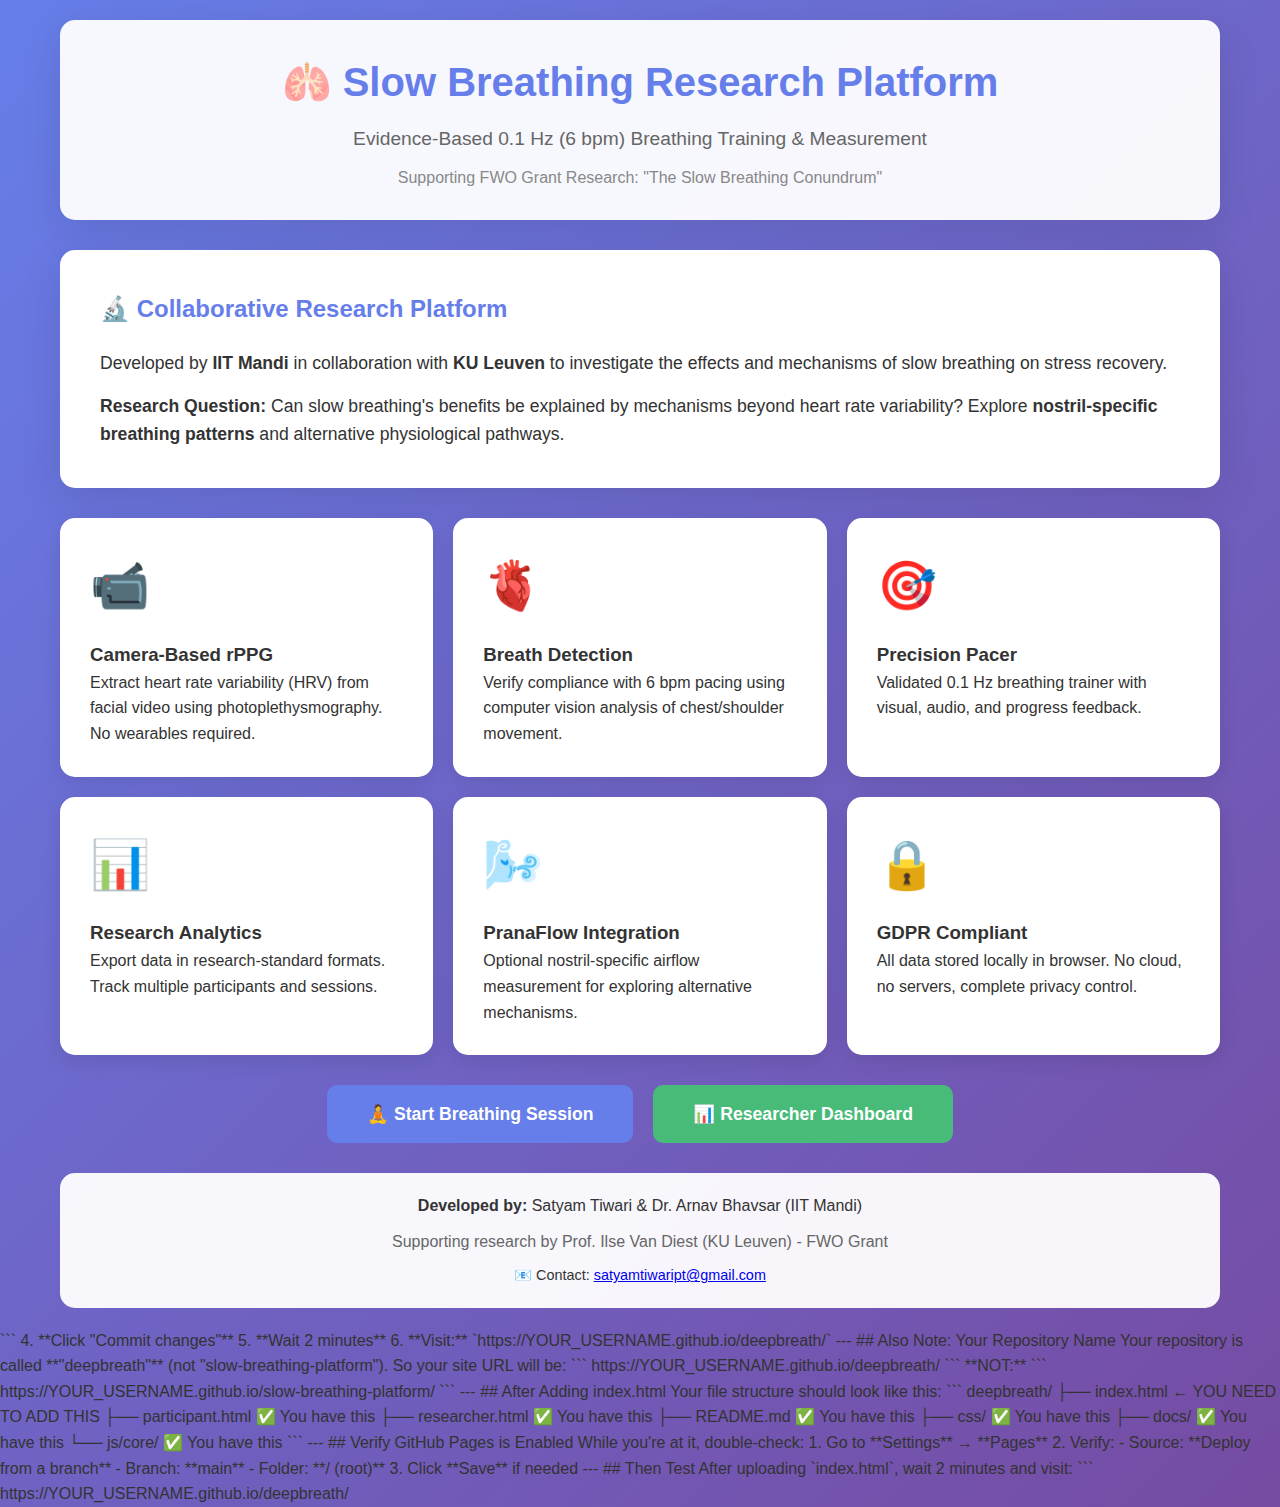
<file: index.html>
<!DOCTYPE html>
<html lang="en">
<head>
    <meta charset="UTF-8">
    <meta name="viewport" content="width=device-width, initial-scale=1.0">
    <title>Slow Breathing Research Platform - IIT Mandi & KU Leuven</title>
    <style>
        * { margin: 0; padding: 0; box-sizing: border-box; }
        body {
            font-family: 'Segoe UI', Tahoma, Geneva, Verdana, sans-serif;
            background: linear-gradient(135deg, #667eea 0%, #764ba2 100%);
            color: #333;
            line-height: 1.6;
            min-height: 100vh;
        }
        .container {
            max-width: 1200px;
            margin: 0 auto;
            padding: 20px;
        }
        header {
            background: rgba(255, 255, 255, 0.95);
            padding: 30px;
            border-radius: 15px;
            margin-bottom: 30px;
            box-shadow: 0 10px 40px rgba(0,0,0,0.1);
            text-align: center;
        }
        h1 {
            color: #667eea;
            font-size: 2.5em;
            margin-bottom: 10px;
        }
        .subtitle {
            color: #666;
            font-size: 1.2em;
        }
        .hero {
            background: white;
            padding: 40px;
            border-radius: 15px;
            margin-bottom: 30px;
            box-shadow: 0 10px 40px rgba(0,0,0,0.1);
        }
        .features {
            display: grid;
            grid-template-columns: repeat(auto-fit, minmax(300px, 1fr));
            gap: 20px;
            margin-bottom: 30px;
        }
        .feature-card {
            background: white;
            padding: 30px;
            border-radius: 15px;
            box-shadow: 0 5px 20px rgba(0,0,0,0.1);
            transition: transform 0.3s;
        }
        .feature-card:hover {
            transform: translateY(-5px);
        }
        .feature-icon {
            font-size: 3em;
            margin-bottom: 15px;
        }
        .cta-buttons {
            display: flex;
            gap: 20px;
            justify-content: center;
            margin-top: 30px;
            flex-wrap: wrap;
        }
        .btn {
            padding: 15px 40px;
            font-size: 1.1em;
            border: none;
            border-radius: 10px;
            cursor: pointer;
            text-decoration: none;
            display: inline-block;
            transition: all 0.3s;
            font-weight: 600;
        }
        .btn-primary {
            background: #667eea;
            color: white;
        }
        .btn-primary:hover {
            background: #5568d3;
            transform: scale(1.05);
        }
        .btn-secondary {
            background: #48bb78;
            color: white;
        }
        .btn-secondary:hover {
            background: #38a169;
            transform: scale(1.05);
        }
        footer {
            background: rgba(255, 255, 255, 0.95);
            padding: 20px;
            border-radius: 15px;
            text-align: center;
            margin-top: 30px;
        }
        @media (max-width: 768px) {
            h1 { font-size: 2em; }
            .cta-buttons { flex-direction: column; }
        }
    </style>
</head>
<body>
    <div class="container">
        <header>
            <h1>🫁 Slow Breathing Research Platform</h1>
            <p class="subtitle">Evidence-Based 0.1 Hz (6 bpm) Breathing Training & Measurement</p>
            <p style="margin-top: 10px; color: #888;">Supporting FWO Grant Research: "The Slow Breathing Conundrum"</p>
        </header>

        <div class="hero">
            <h2 style="color: #667eea; margin-bottom: 20px;">🔬 Collaborative Research Platform</h2>
            <p style="font-size: 1.1em; margin-bottom: 15px;">
                Developed by <strong>IIT Mandi</strong> in collaboration with <strong>KU Leuven</strong> 
                to investigate the effects and mechanisms of slow breathing on stress recovery.
            </p>
            <p style="font-size: 1.1em;">
                <strong>Research Question:</strong> Can slow breathing's benefits be explained by mechanisms 
                beyond heart rate variability? Explore <strong>nostril-specific breathing patterns</strong> 
                and alternative physiological pathways.
            </p>
        </div>

        <div class="features">
            <div class="feature-card">
                <div class="feature-icon">📹</div>
                <h3>Camera-Based rPPG</h3>
                <p>Extract heart rate variability (HRV) from facial video using photoplethysmography. No wearables required.</p>
            </div>

            <div class="feature-card">
                <div class="feature-icon">🫀</div>
                <h3>Breath Detection</h3>
                <p>Verify compliance with 6 bpm pacing using computer vision analysis of chest/shoulder movement.</p>
            </div>

            <div class="feature-card">
                <div class="feature-icon">🎯</div>
                <h3>Precision Pacer</h3>
                <p>Validated 0.1 Hz breathing trainer with visual, audio, and progress feedback.</p>
            </div>

            <div class="feature-card">
                <div class="feature-icon">📊</div>
                <h3>Research Analytics</h3>
                <p>Export data in research-standard formats. Track multiple participants and sessions.</p>
            </div>

            <div class="feature-card">
                <div class="feature-icon">🌬️</div>
                <h3>PranaFlow Integration</h3>
                <p>Optional nostril-specific airflow measurement for exploring alternative mechanisms.</p>
            </div>

            <div class="feature-card">
                <div class="feature-icon">🔒</div>
                <h3>GDPR Compliant</h3>
                <p>All data stored locally in browser. No cloud, no servers, complete privacy control.</p>
            </div>
        </div>

        <div class="cta-buttons">
            <a href="participant.html" class="btn btn-primary">🧘 Start Breathing Session</a>
            <a href="researcher.html" class="btn btn-secondary">📊 Researcher Dashboard</a>
        </div>

        <footer>
            <p><strong>Developed by:</strong> Satyam Tiwari & Dr. Arnav Bhavsar (IIT Mandi)</p>
            <p style="margin-top: 10px; color: #666;">
                Supporting research by Prof. Ilse Van Diest (KU Leuven) - FWO Grant
            </p>
            <p style="margin-top: 10px; font-size: 0.9em;">
                📧 Contact: <a href="mailto:satyamtiwaript@gmail.com">satyamtiwaript@gmail.com</a>
            </p>
        </footer>
    </div>
</body>
</html>
```

4. **Click "Commit changes"**
5. **Wait 2 minutes**
6. **Visit:** `https://YOUR_USERNAME.github.io/deepbreath/`

---

## Also Note: Your Repository Name

Your repository is called **"deepbreath"** (not "slow-breathing-platform").

So your site URL will be:
```
https://YOUR_USERNAME.github.io/deepbreath/
```

**NOT:**
```
https://YOUR_USERNAME.github.io/slow-breathing-platform/
```

---

## After Adding index.html

Your file structure should look like this:
```
deepbreath/
├── index.html          ← YOU NEED TO ADD THIS
├── participant.html    ✅ You have this
├── researcher.html     ✅ You have this
├── README.md          ✅ You have this
├── css/               ✅ You have this
├── docs/              ✅ You have this
└── js/core/           ✅ You have this
```

---

## Verify GitHub Pages is Enabled

While you're at it, double-check:

1. Go to **Settings** → **Pages**
2. Verify:
   - Source: **Deploy from a branch**
   - Branch: **main**
   - Folder: **/ (root)**
3. Click **Save** if needed

---

## Then Test

After uploading `index.html`, wait 2 minutes and visit:
```
https://YOUR_USERNAME.github.io/deepbreath/
</file>
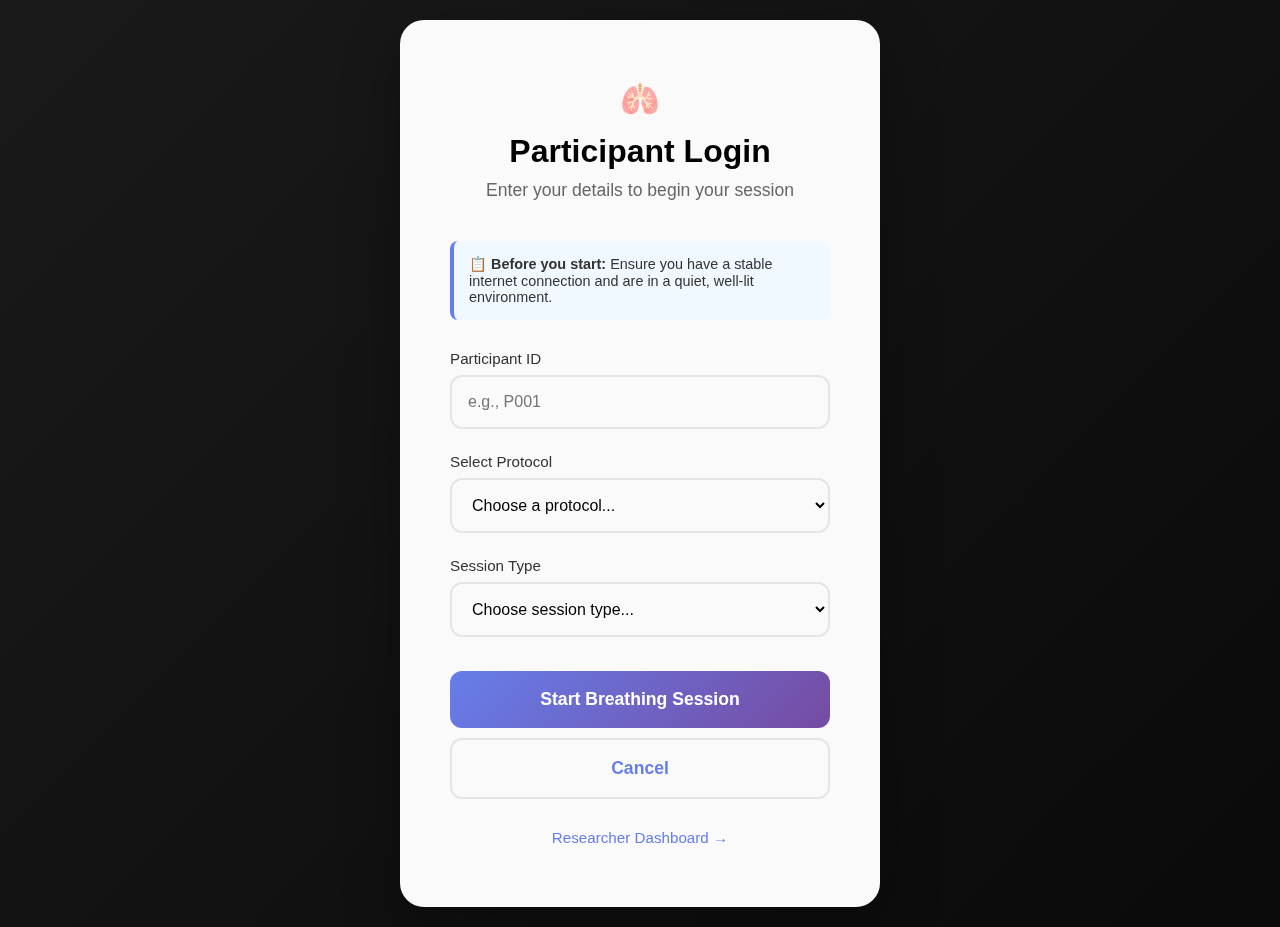
<file: login.html>
<!DOCTYPE html>
<html lang="en">
<head>
    <meta charset="UTF-8">
    <meta name="viewport" content="width=device-width, initial-scale=1.0">
    <title>Participant Login - YogaXBiofeedback</title>
    <style>
        * {
            margin: 0;
            padding: 0;
            box-sizing: border-box;
        }
        
        body {
            font-family: -apple-system, BlinkMacSystemFont, 'SF Pro Display', 'Segoe UI', sans-serif;
            background: linear-gradient(135deg, #1a1a1a 0%, #0a0a0a 100%);
            min-height: 100vh;
            display: flex;
            align-items: center;
            justify-content: center;
            padding: 20px;
        }
        
        .login-container {
            background: rgba(255, 255, 255, 0.98);
            padding: 60px 50px;
            border-radius: 24px;
            box-shadow: 0 20px 60px rgba(0, 0, 0, 0.3);
            max-width: 480px;
            width: 100%;
            backdrop-filter: blur(10px);
        }
        
        .logo {
            text-align: center;
            font-size: 2em;
            margin-bottom: 15px;
        }
        
        h1 {
            font-size: 2em;
            font-weight: 700;
            text-align: center;
            margin-bottom: 10px;
            color: #000;
        }
        
        .subtitle {
            text-align: center;
            color: #666;
            margin-bottom: 40px;
            font-size: 1.1em;
        }
        
        .form-group {
            margin-bottom: 24px;
        }
        
        label {
            display: block;
            margin-bottom: 8px;
            font-weight: 500;
            color: #333;
            font-size: 0.95em;
        }
        
        input, select {
            width: 100%;
            padding: 16px;
            border: 2px solid #e5e5e7;
            border-radius: 12px;
            font-size: 1em;
            transition: all 0.3s;
            background: #fafafa;
        }
        
        input:focus, select:focus {
            outline: none;
            border-color: #667eea;
            background: #fff;
            box-shadow: 0 0 0 4px rgba(102, 126, 234, 0.1);
        }
        
        .btn {
            width: 100%;
            padding: 18px;
            background: linear-gradient(135deg, #667eea 0%, #764ba2 100%);
            color: white;
            border: none;
            border-radius: 12px;
            font-size: 1.1em;
            font-weight: 600;
            cursor: pointer;
            transition: all 0.3s;
            margin-top: 10px;
        }
        
        .btn:hover {
            transform: translateY(-2px);
            box-shadow: 0 8px 30px rgba(102, 126, 234, 0.4);
        }
        
        .btn-secondary {
            background: transparent;
            color: #667eea;
            border: 2px solid #e5e5e7;
        }
        
        .btn-secondary:hover {
            background: #fafafa;
            box-shadow: none;
        }
        
        .back-link {
            text-align: center;
            margin-top: 30px;
        }
        
        .back-link a {
            color: #667eea;
            text-decoration: none;
            font-size: 0.95em;
        }
        
        .back-link a:hover {
            text-decoration: underline;
        }
        
        .info-box {
            background: #f0f9ff;
            border-left: 4px solid #667eea;
            padding: 15px;
            border-radius: 8px;
            margin-bottom: 30px;
            font-size: 0.9em;
            color: #333;
        }
        
        @media (max-width: 768px) {
            .login-container {
                padding: 40px 30px;
            }
        }
    </style>
</head>
<body>
    <div class="login-container">
        <div class="logo">🫁</div>
        <h1>Participant Login</h1>
        <p class="subtitle">Enter your details to begin your session</p>
        
        <div class="info-box">
            <strong>📋 Before you start:</strong> Ensure you have a stable internet connection and are in a quiet, well-lit environment.
        </div>
        
        <form id="loginForm">
            <div class="form-group">
                <label for="participantId">Participant ID</label>
                <input type="text" id="participantId" placeholder="e.g., P001" required>
            </div>
            
            <div class="form-group">
                <label for="protocol">Select Protocol</label>
                <select id="protocol" required>
                    <option value="">Choose a protocol...</option>
                    <option value="acute">Acute Effects Study (10 min)</option>
                    <option value="transfer">Transfer Effects Study (Daily practice)</option>
                    <option value="comparative">Comparative Study (15 min)</option>
                    <option value="nostril">Nostril-Specific Study (With PranaFlow)</option>
                </select>
            </div>
            
            <div class="form-group">
                <label for="sessionType">Session Type</label>
                <select id="sessionType" required>
                    <option value="">Choose session type...</option>
                    <option value="baseline">Baseline Assessment</option>
                    <option value="intervention">Intervention Session</option>
                    <option value="followup">Follow-up Assessment</option>
                </select>
            </div>
            
            <button type="submit" class="btn">Start Breathing Session</button>
            <button type="button" class="btn btn-secondary" onclick="window.location.href='index.html'">Cancel</button>
        </form>
        
        <div class="back-link">
            <a href="researcher.html">Researcher Dashboard →</a>
        </div>
    </div>
    
    <script>
        document.getElementById('loginForm').addEventListener('submit', function(e) {
            e.preventDefault();
            
            const participantId = document.getElementById('participantId').value;
            const protocol = document.getElementById('protocol').value;
            const sessionType = document.getElementById('sessionType').value;
            
            // Store in localStorage
            localStorage.setItem('currentParticipant', JSON.stringify({
                participantId: participantId,
                protocol: protocol,
                sessionType: sessionType,
                loginTime: Date.now()
            }));
            
            // Redirect to session
            window.location.href = 'participant.html';
        });
    </script>
</body>
</html>
</file>
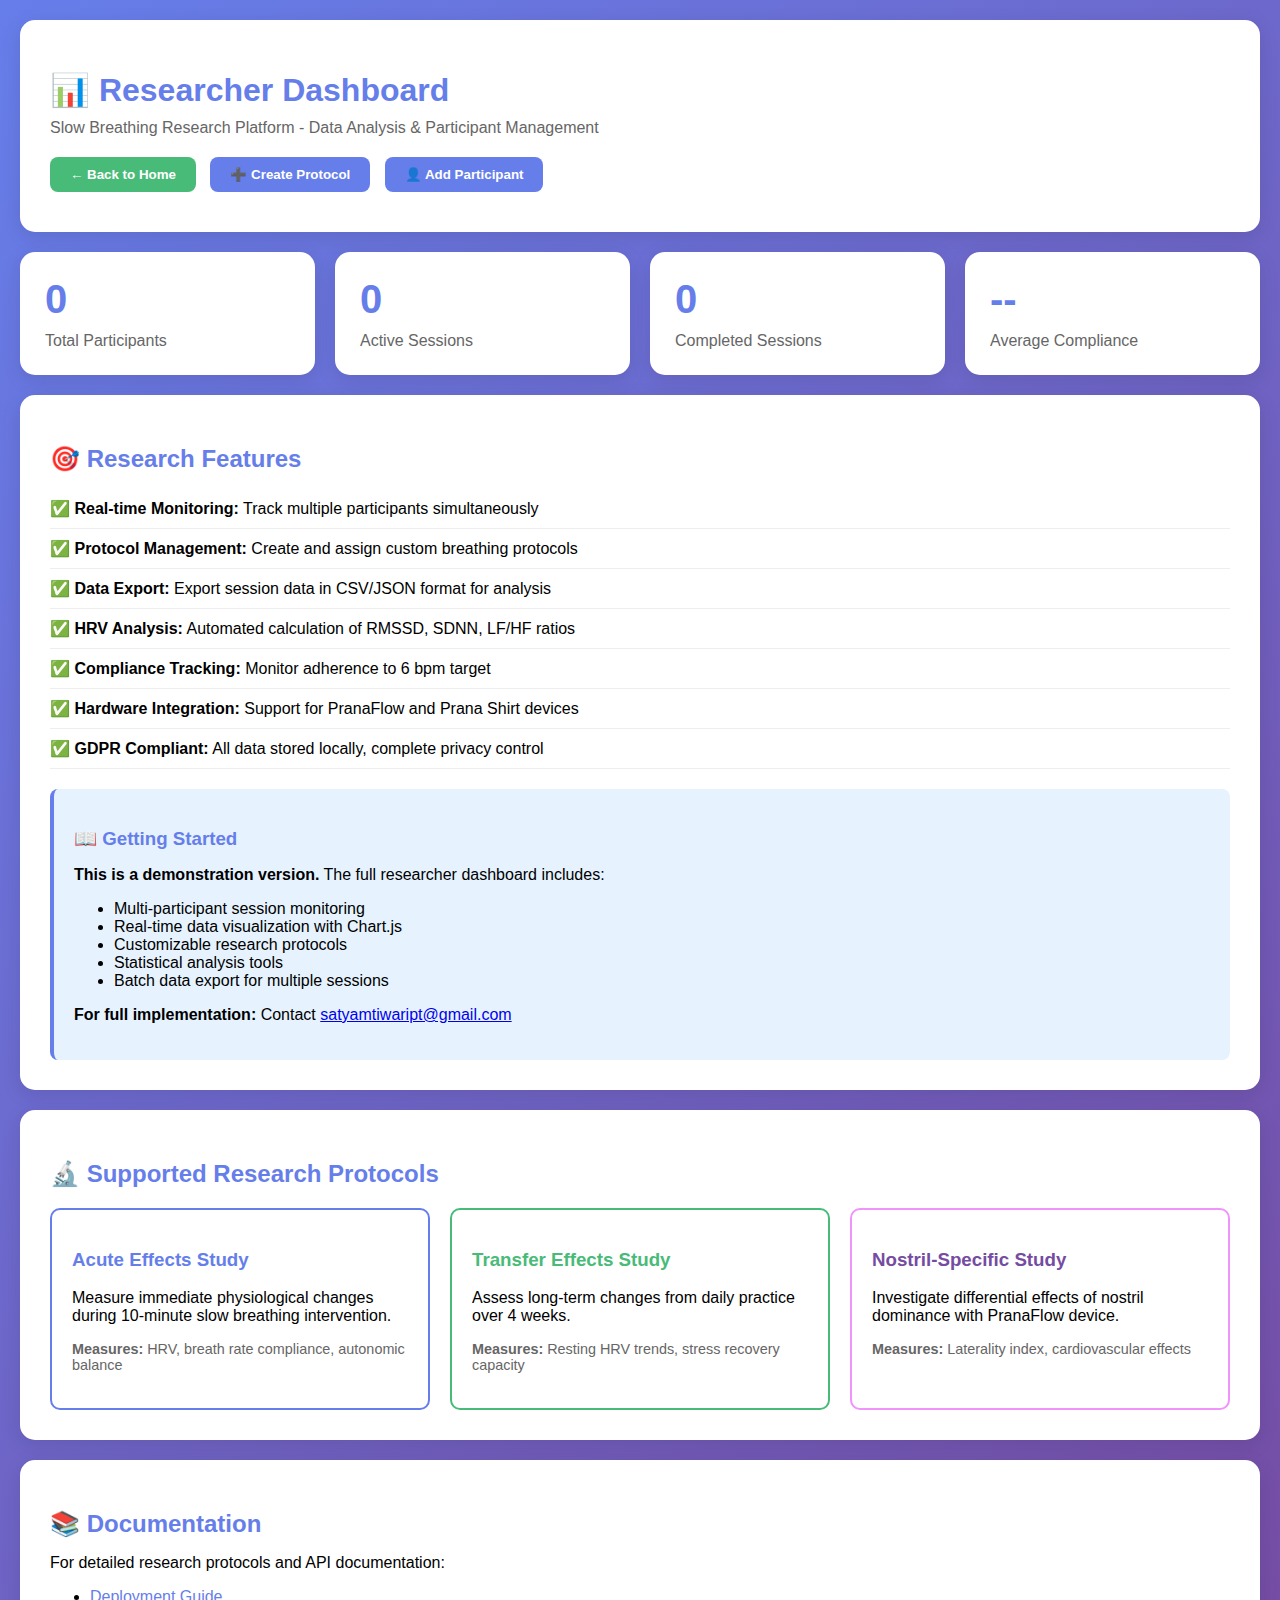
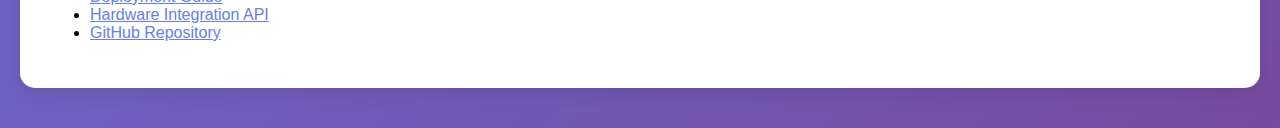
<file: researcher.html>
<!DOCTYPE html>
<html lang="en">
<head>
    <meta charset="UTF-8">
    <meta name="viewport" content="width=device-width, initial-scale=1.0">
    <title>Researcher Dashboard</title>
    <style>
        body {
            font-family: 'Segoe UI', Tahoma, Geneva, Verdana, sans-serif;
            background: linear-gradient(135deg, #667eea 0%, #764ba2 100%);
            padding: 20px;
            min-height: 100vh;
            margin: 0;
        }
        .container {
            max-width: 1600px;
            margin: 0 auto;
        }
        .dashboard-header {
            background: white;
            padding: 30px;
            border-radius: 15px;
            margin-bottom: 20px;
            box-shadow: 0 5px 20px rgba(0,0,0,0.1);
        }
        h1 {
            color: #667eea;
            margin-bottom: 10px;
        }
        .stats-grid {
            display: grid;
            grid-template-columns: repeat(auto-fit, minmax(250px, 1fr));
            gap: 20px;
            margin-bottom: 20px;
        }
        .stat-card {
            background: white;
            padding: 25px;
            border-radius: 15px;
            box-shadow: 0 5px 20px rgba(0,0,0,0.1);
        }
        .stat-value {
            font-size: 2.5em;
            font-weight: bold;
            color: #667eea;
        }
        .stat-label {
            color: #666;
            margin-top: 10px;
        }
        .content-section {
            background: white;
            padding: 30px;
            border-radius: 15px;
            margin-bottom: 20px;
            box-shadow: 0 5px 20px rgba(0,0,0,0.1);
        }
        .btn {
            padding: 10px 20px;
            border: none;
            border-radius: 8px;
            cursor: pointer;
            font-weight: 600;
            transition: all 0.3s;
            margin-right: 10px;
            margin-bottom: 10px;
        }
        .btn-primary {
            background: #667eea;
            color: white;
        }
        .btn-primary:hover {
            background: #5568d3;
        }
        .btn-secondary {
            background: #48bb78;
            color: white;
        }
        .btn-secondary:hover {
            background: #38a169;
        }
        .info-box {
            background: #e6f3ff;
            border-left: 4px solid #667eea;
            padding: 20px;
            border-radius: 8px;
            margin-top: 20px;
        }
        .feature-list {
            list-style: none;
            padding: 0;
        }
        .feature-list li {
            padding: 10px 0;
            border-bottom: 1px solid #eee;
        }
        .feature-list li:before {
            content: "✅ ";
            color: #48bb78;
            font-weight: bold;
        }
    </style>
</head>
<body>
    <div class="container">
        <div class="dashboard-header">
            <h1>📊 Researcher Dashboard</h1>
            <p style="color: #666; margin-top: 10px;">Slow Breathing Research Platform - Data Analysis & Participant Management</p>
            <div style="margin-top: 20px;">
                <button class="btn btn-secondary" onclick="window.location.href='index.html'">← Back to Home</button>
                <button class="btn btn-primary" onclick="alert('Full dashboard functionality coming soon!')">➕ Create Protocol</button>
                <button class="btn btn-primary" onclick="alert('Full dashboard functionality coming soon!')">👤 Add Participant</button>
            </div>
        </div>

        <div class="stats-grid">
            <div class="stat-card">
                <div class="stat-value">0</div>
                <div class="stat-label">Total Participants</div>
            </div>
            <div class="stat-card">
                <div class="stat-value">0</div>
                <div class="stat-label">Active Sessions</div>
            </div>
            <div class="stat-card">
                <div class="stat-value">0</div>
                <div class="stat-label">Completed Sessions</div>
            </div>
            <div class="stat-card">
                <div class="stat-value">--</div>
                <div class="stat-label">Average Compliance</div>
            </div>
        </div>

        <div class="content-section">
            <h2 style="color: #667eea; margin-bottom: 15px;">🎯 Research Features</h2>
            
            <ul class="feature-list">
                <li><strong>Real-time Monitoring:</strong> Track multiple participants simultaneously</li>
                <li><strong>Protocol Management:</strong> Create and assign custom breathing protocols</li>
                <li><strong>Data Export:</strong> Export session data in CSV/JSON format for analysis</li>
                <li><strong>HRV Analysis:</strong> Automated calculation of RMSSD, SDNN, LF/HF ratios</li>
                <li><strong>Compliance Tracking:</strong> Monitor adherence to 6 bpm target</li>
                <li><strong>Hardware Integration:</strong> Support for PranaFlow and Prana Shirt devices</li>
                <li><strong>GDPR Compliant:</strong> All data stored locally, complete privacy control</li>
            </ul>

            <div class="info-box">
                <h3 style="color: #667eea; margin-bottom: 10px;">📖 Getting Started</h3>
                <p><strong>This is a demonstration version.</strong> The full researcher dashboard includes:</p>
                <ul style="margin-top: 10px;">
                    <li>Multi-participant session monitoring</li>
                    <li>Real-time data visualization with Chart.js</li>
                    <li>Customizable research protocols</li>
                    <li>Statistical analysis tools</li>
                    <li>Batch data export for multiple sessions</li>
                </ul>
                <p style="margin-top: 15px;">
                    <strong>For full implementation:</strong> Contact <a href="mailto:satyamtiwaript@gmail.com">satyamtiwaript@gmail.com</a>
                </p>
            </div>
        </div>

        <div class="content-section">
            <h2 style="color: #667eea; margin-bottom: 15px;">🔬 Supported Research Protocols</h2>
            
            <div style="display: grid; grid-template-columns: repeat(auto-fit, minmax(300px, 1fr)); gap: 20px; margin-top: 20px;">
                <div style="border: 2px solid #667eea; border-radius: 10px; padding: 20px;">
                    <h3 style="color: #667eea;">Acute Effects Study</h3>
                    <p>Measure immediate physiological changes during 10-minute slow breathing intervention.</p>
                    <p style="margin-top: 10px; font-size: 0.9em; color: #666;">
                        <strong>Measures:</strong> HRV, breath rate compliance, autonomic balance
                    </p>
                </div>

                <div style="border: 2px solid #48bb78; border-radius: 10px; padding: 20px;">
                    <h3 style="color: #48bb78;">Transfer Effects Study</h3>
                    <p>Assess long-term changes from daily practice over 4 weeks.</p>
                    <p style="margin-top: 10px; font-size: 0.9em; color: #666;">
                        <strong>Measures:</strong> Resting HRV trends, stress recovery capacity
                    </p>
                </div>

                <div style="border: 2px solid #f093fb; border-radius: 10px; padding: 20px;">
                    <h3 style="color: #764ba2;">Nostril-Specific Study</h3>
                    <p>Investigate differential effects of nostril dominance with PranaFlow device.</p>
                    <p style="margin-top: 10px; font-size: 0.9em; color: #666;">
                        <strong>Measures:</strong> Laterality index, cardiovascular effects
                    </p>
                </div>
            </div>
        </div>

        <div class="content-section">
            <h2 style="color: #667eea; margin-bottom: 15px;">📚 Documentation</h2>
            <p>For detailed research protocols and API documentation:</p>
            <ul style="margin-top: 15px;">
                <li><a href="docs/DEPLOYMENT.md" style="color: #667eea;">Deployment Guide</a></li>
                <li><a href="docs/API.md" style="color: #667eea;">Hardware Integration API</a></li>
                <li><a href="https://github.com/yourusername/slow-breathing-platform" style="color: #667eea;">GitHub Repository</a></li>
            </ul>
        </div>
    </div>
</body>
</html>
</file>
